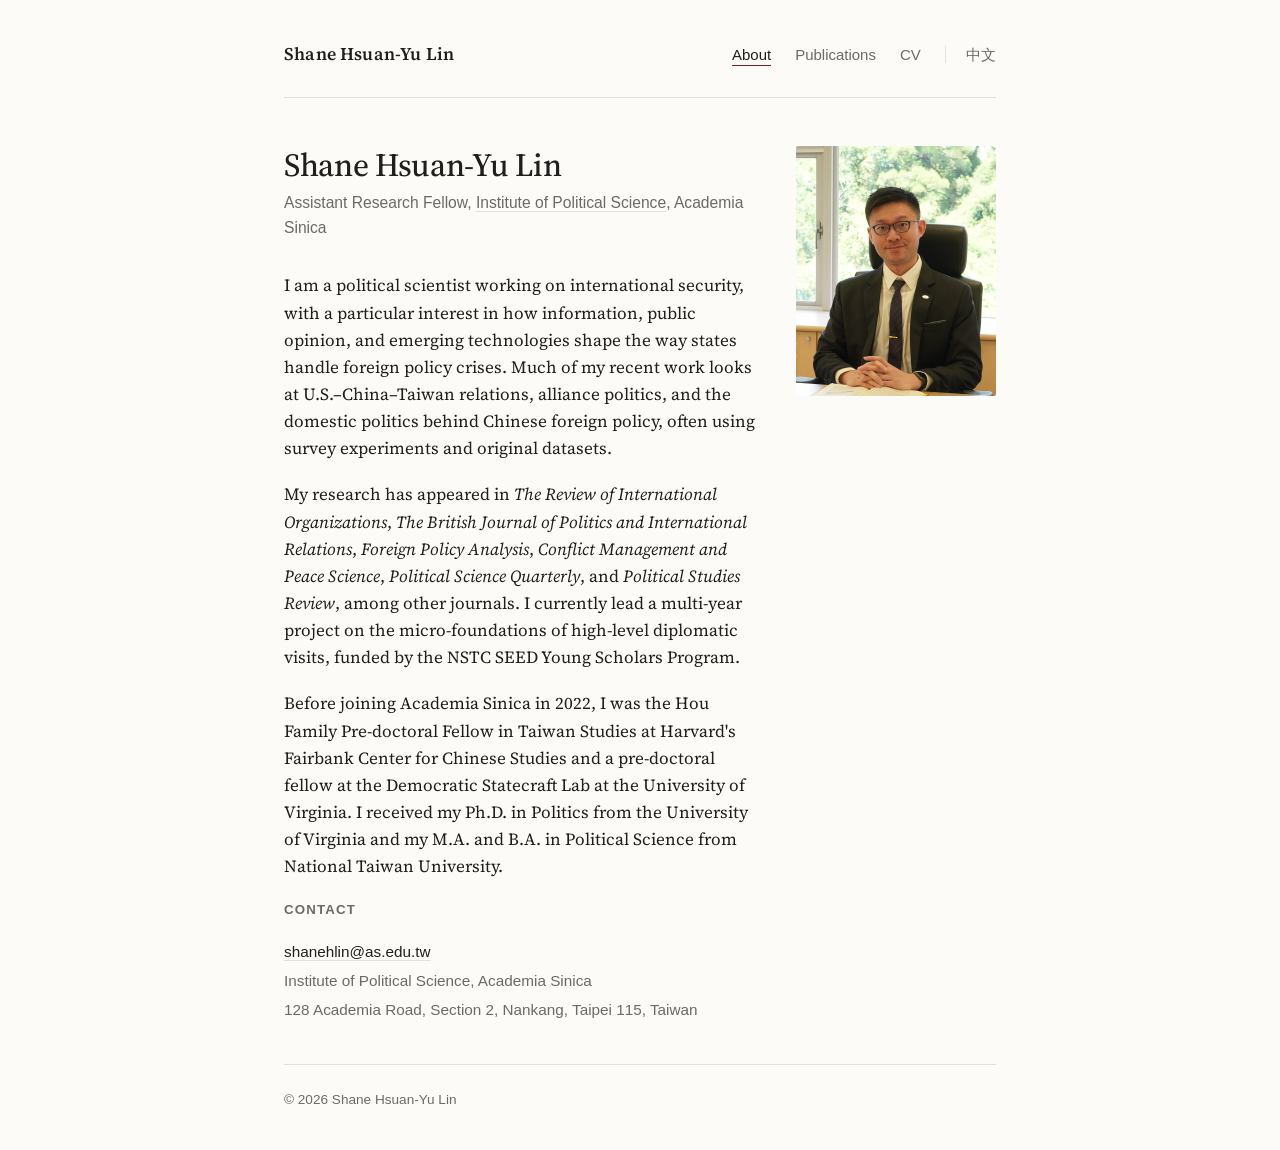
<file: index.html>
<!DOCTYPE html>
<html lang="en">
<head>
  <meta charset="utf-8">
  <meta name="viewport" content="width=device-width, initial-scale=1">
  <title>Shane Hsuan-Yu Lin</title>
  <meta name="description" content="Shane Hsuan-Yu Lin is an Assistant Research Fellow at the Institute of Political Science, Academia Sinica. He studies international security, U.S.–China–Taiwan relations, and public opinion.">
  <link rel="alternate" hreflang="en" href="https://www.hsuanyulin.com/">
  <link rel="alternate" hreflang="zh-Hant" href="https://www.hsuanyulin.com/zh/">
  <link rel="alternate" hreflang="x-default" href="https://www.hsuanyulin.com/">
  <link rel="preconnect" href="https://fonts.googleapis.com">
  <link rel="preconnect" href="https://fonts.gstatic.com" crossorigin>
  <link href="https://fonts.googleapis.com/css2?family=Source+Serif+4:ital,opsz,wght@0,8..60,400;0,8..60,500;0,8..60,600;1,8..60,400&display=swap" rel="stylesheet">
  <link rel="stylesheet" href="style.css">
</head>
<body>
<div class="wrap">

  <header>
    <a class="site-name" href="index.html">Shane Hsuan-Yu Lin</a>
    <nav>
      <a href="index.html" aria-current="page">About</a>
      <a href="publications.html">Publications</a>
      <a href="assets/CV_Lin.pdf">CV</a>
      <a class="lang" href="zh/index.html" lang="zh-Hant">中文</a>
    </nav>
  </header>

  <main>
    <div class="intro">
      <div>
        <h1>Shane Hsuan-Yu Lin</h1>
        <p class="subtitle">Assistant Research Fellow, <a href="https://www.ipsas.sinica.edu.tw/en">Institute of Political Science</a>, Academia Sinica</p>

        <p>I am a political scientist working on international security, with a particular interest in how information, public opinion, and emerging technologies shape the way states handle foreign policy crises. Much of my recent work looks at U.S.–China–Taiwan relations, alliance politics, and the domestic politics behind Chinese foreign policy, often using survey experiments and original datasets.</p>

        <p>My research has appeared in <em>The Review of International Organizations</em>, <em>The British Journal of Politics and International Relations</em>, <em>Foreign Policy Analysis</em>, <em>Conflict Management and Peace Science</em>, <em>Political Science Quarterly</em>, and <em>Political Studies Review</em>, among other journals. I currently lead a multi-year project on the micro-foundations of high-level diplomatic visits, funded by the NSTC SEED Young Scholars Program.</p>

        <p>Before joining Academia Sinica in 2022, I was the Hou Family Pre-doctoral Fellow in Taiwan Studies at Harvard's Fairbank Center for Chinese Studies and a pre-doctoral fellow at the Democratic Statecraft Lab at the University of Virginia. I received my Ph.D. in Politics from the University of Virginia and my M.A. and B.A. in Political Science from National Taiwan University.</p>
      </div>
      <img src="assets/headshot.jpg" alt="Shane Hsuan-Yu Lin" width="800" height="1000">
    </div>

    <h2>Contact</h2>
    <div class="contact">
      <a href="mailto:shanehlin@as.edu.tw">shanehlin@as.edu.tw</a><br>
      Institute of Political Science, Academia Sinica<br>
      128 Academia Road, Section 2, Nankang, Taipei 115, Taiwan
    </div>
  </main>

  <footer>
    &copy; 2026 Shane Hsuan-Yu Lin
  </footer>

</div>
</body>
</html>
</file>
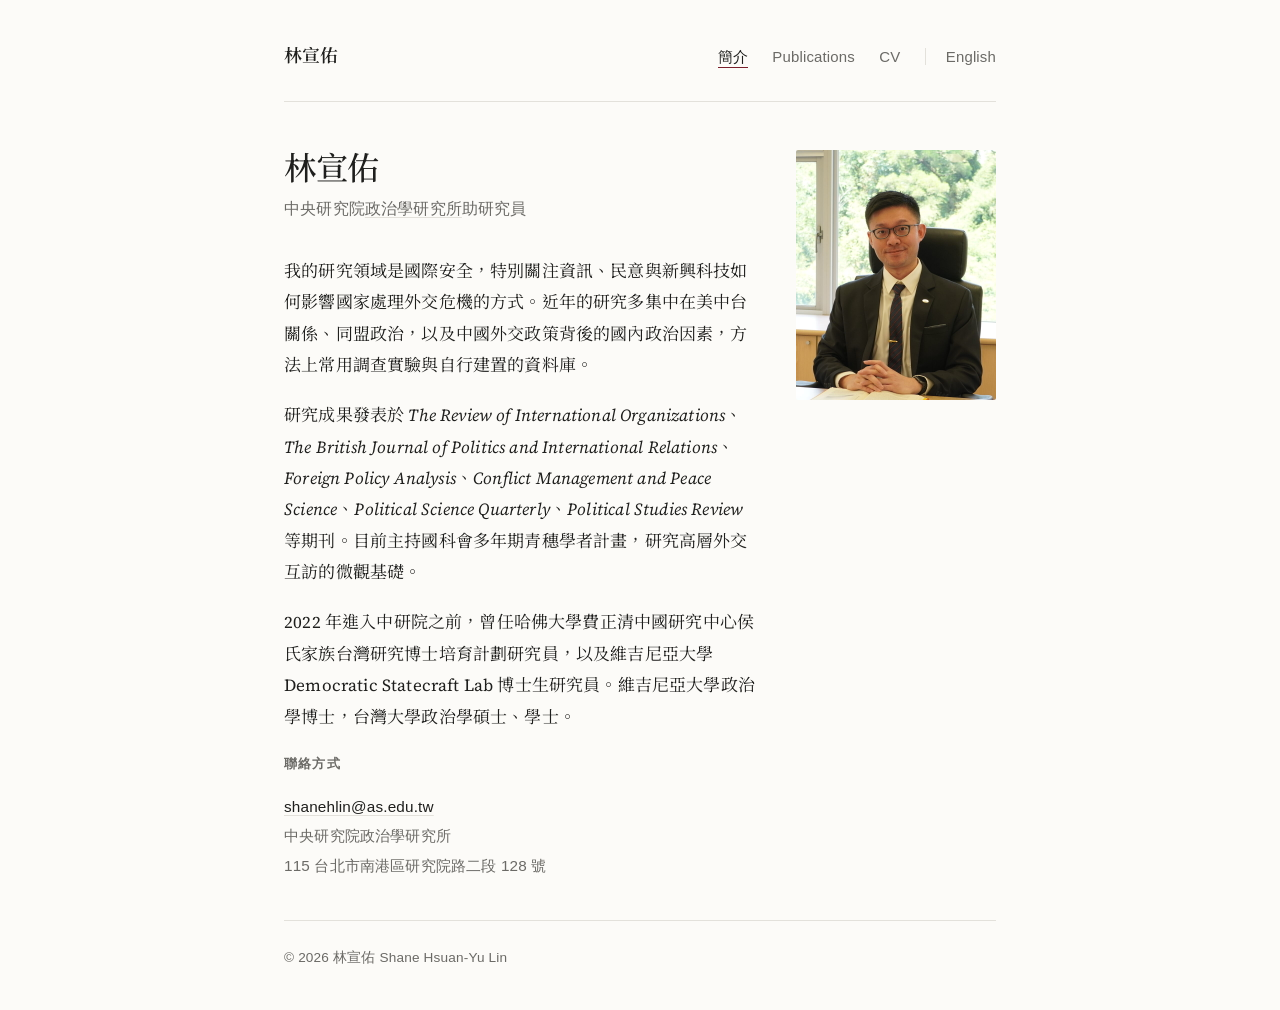
<file: zh/index.html>
<!DOCTYPE html>
<html lang="zh-Hant">
<head>
  <meta charset="utf-8">
  <meta name="viewport" content="width=device-width, initial-scale=1">
  <title>林宣佑 Shane Hsuan-Yu Lin</title>
  <meta name="description" content="林宣佑，中央研究院政治學研究所助研究員，研究國際安全、美中台關係與民意。">
  <link rel="alternate" hreflang="en" href="https://www.hsuanyulin.com/">
  <link rel="alternate" hreflang="zh-Hant" href="https://www.hsuanyulin.com/zh/">
  <link rel="alternate" hreflang="x-default" href="https://www.hsuanyulin.com/">
  <link rel="preconnect" href="https://fonts.googleapis.com">
  <link rel="preconnect" href="https://fonts.gstatic.com" crossorigin>
  <link href="https://fonts.googleapis.com/css2?family=Source+Serif+4:ital,opsz,wght@0,8..60,400;0,8..60,500;0,8..60,600;1,8..60,400&family=Noto+Serif+TC:wght@400;500;600&display=swap" rel="stylesheet">
  <link rel="stylesheet" href="../style.css">
</head>
<body class="zh">
<div class="wrap">

  <header>
    <a class="site-name" href="index.html">林宣佑</a>
    <nav>
      <a href="index.html" aria-current="page">簡介</a>
      <a href="../publications.html">Publications</a>
      <a href="../assets/CV_Lin.pdf">CV</a>
      <a class="lang" href="../index.html" lang="en">English</a>
    </nav>
  </header>

  <main>
    <div class="intro">
      <div>
        <h1>林宣佑</h1>
        <p class="subtitle">中央研究院<a href="https://www.ipsas.sinica.edu.tw/">政治學研究所</a>助研究員</p>

        <p>我的研究領域是國際安全，特別關注資訊、民意與新興科技如何影響國家處理外交危機的方式。近年的研究多集中在美中台關係、同盟政治，以及中國外交政策背後的國內政治因素，方法上常用調查實驗與自行建置的資料庫。</p>

        <p>研究成果發表於 <em>The Review of International Organizations</em>、<em>The British Journal of Politics and International Relations</em>、<em>Foreign Policy Analysis</em>、<em>Conflict Management and Peace Science</em>、<em>Political Science Quarterly</em>、<em>Political Studies Review</em> 等期刊。目前主持國科會多年期青穗學者計畫，研究高層外交互訪的微觀基礎。</p>

        <p>2022 年進入中研院之前，曾任哈佛大學費正清中國研究中心侯氏家族台灣研究博士培育計劃研究員，以及維吉尼亞大學 Democratic Statecraft Lab 博士生研究員。維吉尼亞大學政治學博士，台灣大學政治學碩士、學士。</p>
      </div>
      <img src="../assets/headshot.jpg" alt="林宣佑" width="800" height="1000">
    </div>

    <h2>聯絡方式</h2>
    <div class="contact">
      <a href="mailto:shanehlin@as.edu.tw">shanehlin@as.edu.tw</a><br>
      中央研究院政治學研究所<br>
      115 台北市南港區研究院路二段 128 號
    </div>
  </main>

  <footer>
    &copy; 2026 林宣佑 Shane Hsuan-Yu Lin
  </footer>

</div>
</body>
</html>
</file>
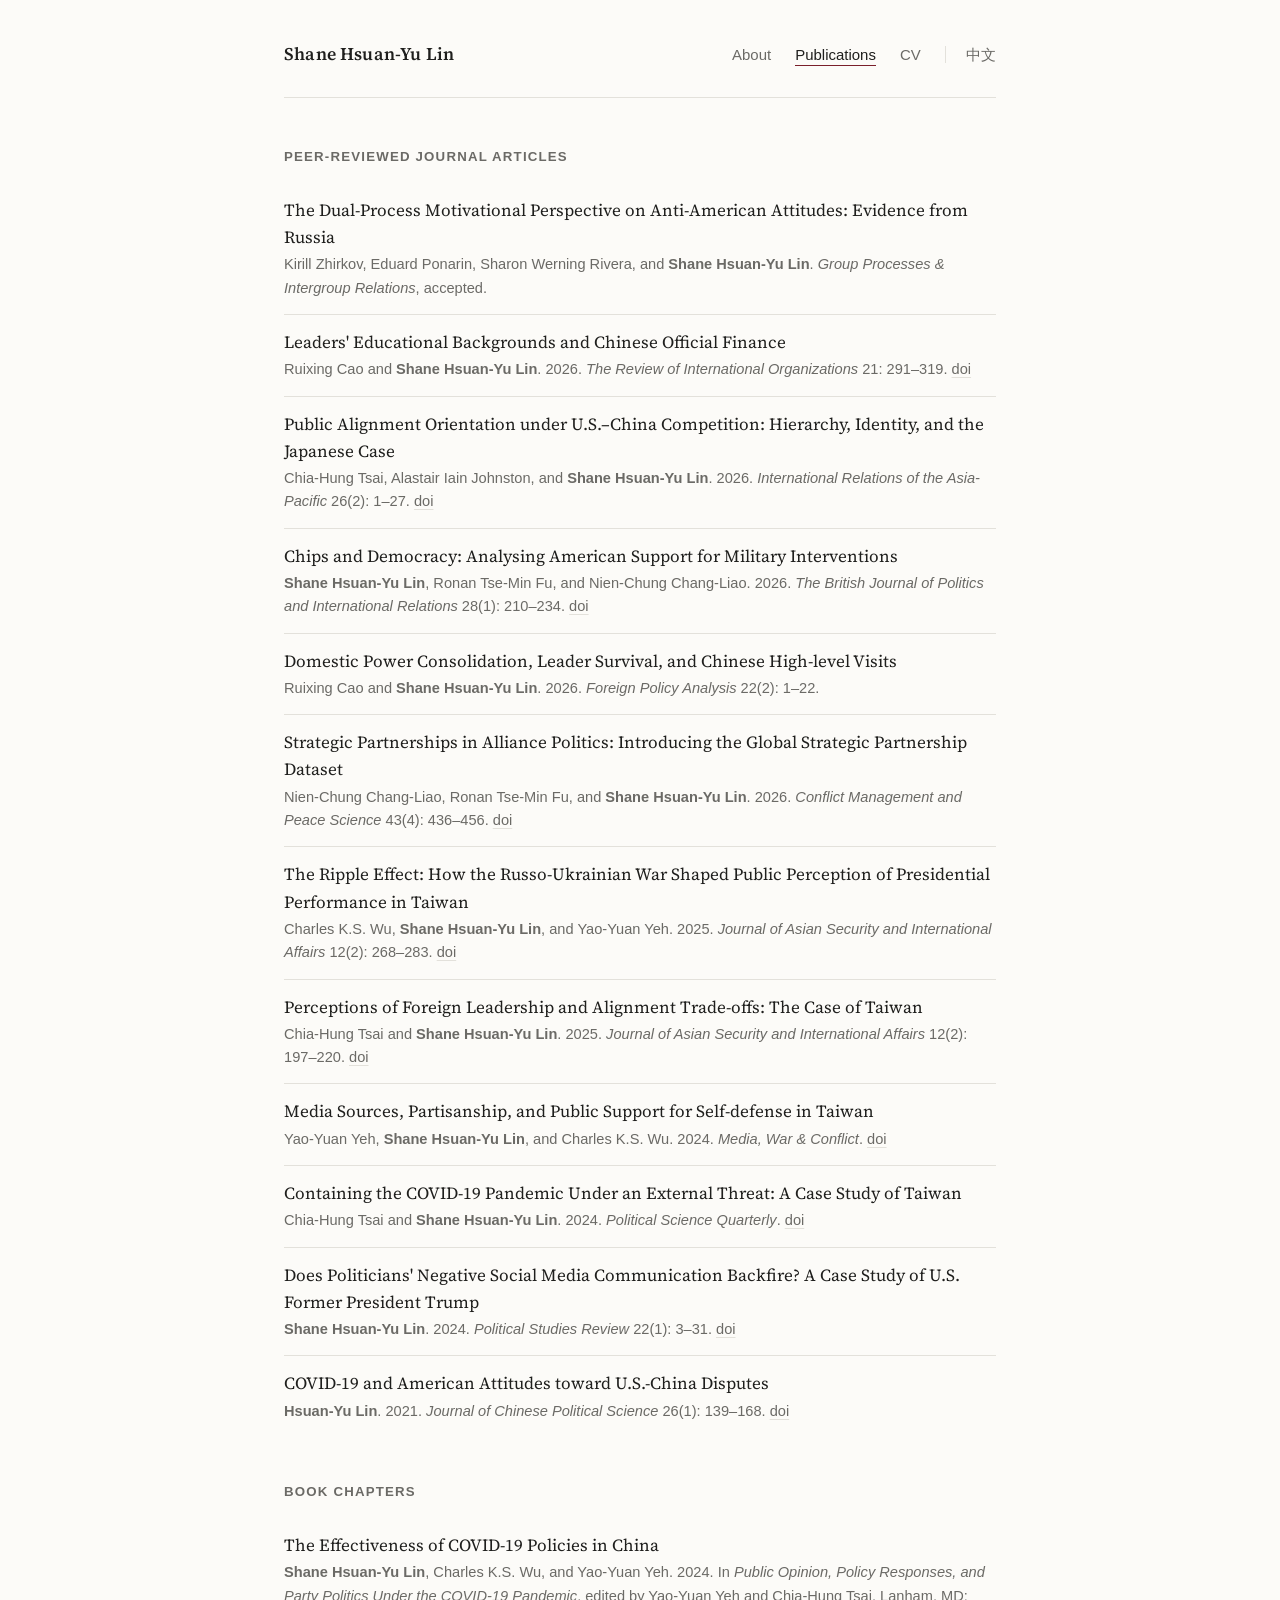
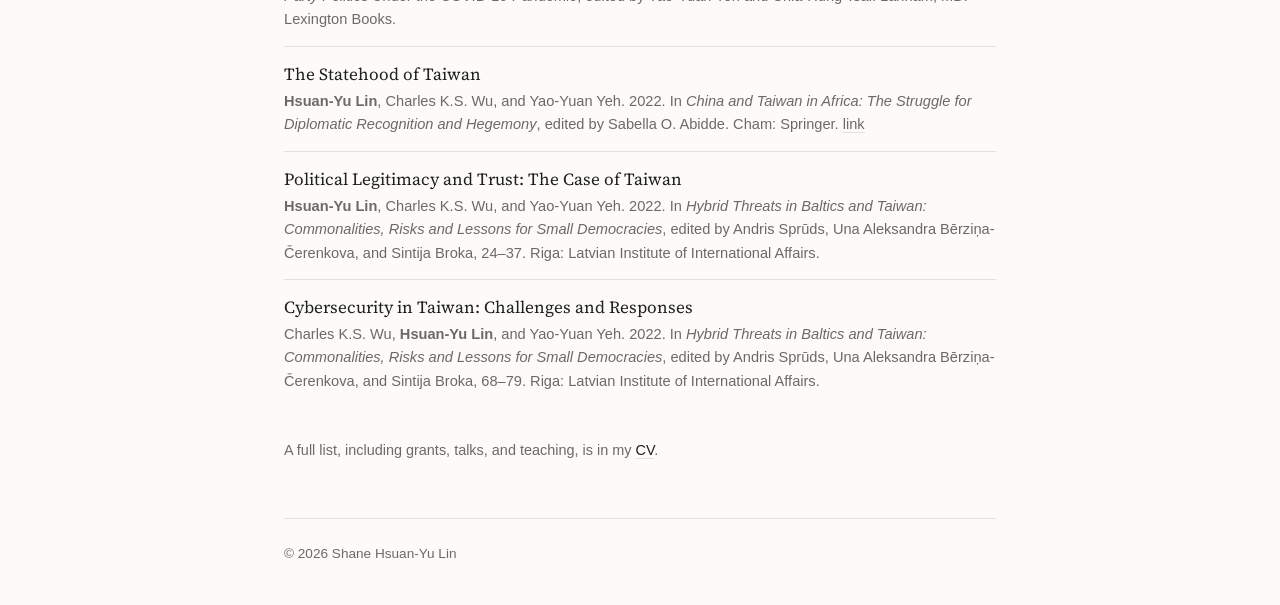
<file: publications.html>
<!DOCTYPE html>
<html lang="en">
<head>
  <meta charset="utf-8">
  <meta name="viewport" content="width=device-width, initial-scale=1">
  <title>Publications · Shane Hsuan-Yu Lin</title>
  <link rel="preconnect" href="https://fonts.googleapis.com">
  <link rel="preconnect" href="https://fonts.gstatic.com" crossorigin>
  <link href="https://fonts.googleapis.com/css2?family=Source+Serif+4:ital,opsz,wght@0,8..60,400;0,8..60,500;0,8..60,600;1,8..60,400&display=swap" rel="stylesheet">
  <link rel="stylesheet" href="style.css">
</head>
<body>
<div class="wrap">

  <header>
    <a class="site-name" href="index.html">Shane Hsuan-Yu Lin</a>
    <nav>
      <a href="index.html">About</a>
      <a href="publications.html" aria-current="page">Publications</a>
      <a href="assets/CV_Lin.pdf">CV</a>
      <a class="lang" href="zh/index.html" lang="zh-Hant">中文</a>
    </nav>
  </header>

  <main>
    <h2>Peer-reviewed journal articles</h2>
    <ol class="pubs">
      <li>
        <span class="pub-title">The Dual-Process Motivational Perspective on Anti-American Attitudes: Evidence from Russia</span>
        <span class="pub-meta">Kirill Zhirkov, Eduard Ponarin, Sharon Werning Rivera, and <span class="me">Shane Hsuan-Yu Lin</span>. <em>Group Processes &amp; Intergroup Relations</em>, accepted.</span>
      </li>
      <li>
        <span class="pub-title">Leaders' Educational Backgrounds and Chinese Official Finance</span>
        <span class="pub-meta">Ruixing Cao and <span class="me">Shane Hsuan-Yu Lin</span>. 2026. <em>The Review of International Organizations</em> 21: 291–319. <a href="https://doi.org/10.1007/s11558-025-09589-0">doi</a></span>
      </li>
      <li>
        <span class="pub-title">Public Alignment Orientation under U.S.–China Competition: Hierarchy, Identity, and the Japanese Case</span>
        <span class="pub-meta">Chia-Hung Tsai, Alastair Iain Johnston, and <span class="me">Shane Hsuan-Yu Lin</span>. 2026. <em>International Relations of the Asia-Pacific</em> 26(2): 1–27. <a href="https://doi.org/10.1093/irap/lcag006">doi</a></span>
      </li>
      <li>
        <span class="pub-title">Chips and Democracy: Analysing American Support for Military Interventions</span>
        <span class="pub-meta"><span class="me">Shane Hsuan-Yu Lin</span>, Ronan Tse-Min Fu, and Nien-Chung Chang-Liao. 2026. <em>The British Journal of Politics and International Relations</em> 28(1): 210–234. <a href="https://doi.org/10.1177/13691481251355069">doi</a></span>
      </li>
      <li>
        <span class="pub-title">Domestic Power Consolidation, Leader Survival, and Chinese High-level Visits</span>
        <span class="pub-meta">Ruixing Cao and <span class="me">Shane Hsuan-Yu Lin</span>. 2026. <em>Foreign Policy Analysis</em> 22(2): 1–22.</span>
      </li>
      <li>
        <span class="pub-title">Strategic Partnerships in Alliance Politics: Introducing the Global Strategic Partnership Dataset</span>
        <span class="pub-meta">Nien-Chung Chang-Liao, Ronan Tse-Min Fu, and <span class="me">Shane Hsuan-Yu Lin</span>. 2026. <em>Conflict Management and Peace Science</em> 43(4): 436–456. <a href="https://doi.org/10.1177/07388942251385542">doi</a></span>
      </li>
      <li>
        <span class="pub-title">The Ripple Effect: How the Russo-Ukrainian War Shaped Public Perception of Presidential Performance in Taiwan</span>
        <span class="pub-meta">Charles K.S. Wu, <span class="me">Shane Hsuan-Yu Lin</span>, and Yao-Yuan Yeh. 2025. <em>Journal of Asian Security and International Affairs</em> 12(2): 268–283. <a href="https://doi.org/10.1177/23477970251340138">doi</a></span>
      </li>
      <li>
        <span class="pub-title">Perceptions of Foreign Leadership and Alignment Trade-offs: The Case of Taiwan</span>
        <span class="pub-meta">Chia-Hung Tsai and <span class="me">Shane Hsuan-Yu Lin</span>. 2025. <em>Journal of Asian Security and International Affairs</em> 12(2): 197–220. <a href="https://doi.org/10.1177/23477970251335411">doi</a></span>
      </li>
      <li>
        <span class="pub-title">Media Sources, Partisanship, and Public Support for Self-defense in Taiwan</span>
        <span class="pub-meta">Yao-Yuan Yeh, <span class="me">Shane Hsuan-Yu Lin</span>, and Charles K.S. Wu. 2024. <em>Media, War &amp; Conflict</em>. <a href="https://doi.org/10.1177/17506352241268678">doi</a></span>
      </li>
      <li>
        <span class="pub-title">Containing the COVID-19 Pandemic Under an External Threat: A Case Study of Taiwan</span>
        <span class="pub-meta">Chia-Hung Tsai and <span class="me">Shane Hsuan-Yu Lin</span>. 2024. <em>Political Science Quarterly</em>. <a href="https://doi.org/10.1093/psquar/qqae054">doi</a></span>
      </li>
      <li>
        <span class="pub-title">Does Politicians' Negative Social Media Communication Backfire? A Case Study of U.S. Former President Trump</span>
        <span class="pub-meta"><span class="me">Shane Hsuan-Yu Lin</span>. 2024. <em>Political Studies Review</em> 22(1): 3–31. <a href="https://doi.org/10.1177/14789299221134935">doi</a></span>
      </li>
      <li>
        <span class="pub-title">COVID-19 and American Attitudes toward U.S.-China Disputes</span>
        <span class="pub-meta"><span class="me">Hsuan-Yu Lin</span>. 2021. <em>Journal of Chinese Political Science</em> 26(1): 139–168. <a href="https://doi.org/10.1007/s11366-020-09718-z">doi</a></span>
      </li>
    </ol>

    <h2>Book chapters</h2>
    <ol class="pubs">
      <li>
        <span class="pub-title">The Effectiveness of COVID-19 Policies in China</span>
        <span class="pub-meta"><span class="me">Shane Hsuan-Yu Lin</span>, Charles K.S. Wu, and Yao-Yuan Yeh. 2024. In <em>Public Opinion, Policy Responses, and Party Politics Under the COVID-19 Pandemic</em>, edited by Yao-Yuan Yeh and Chia-Hung Tsai. Lanham, MD: Lexington Books.</span>
      </li>
      <li>
        <span class="pub-title">The Statehood of Taiwan</span>
        <span class="pub-meta"><span class="me">Hsuan-Yu Lin</span>, Charles K.S. Wu, and Yao-Yuan Yeh. 2022. In <em>China and Taiwan in Africa: The Struggle for Diplomatic Recognition and Hegemony</em>, edited by Sabella O. Abidde. Cham: Springer. <a href="https://link.springer.com/book/10.1007/978-3-030-95342-3">link</a></span>
      </li>
      <li>
        <span class="pub-title">Political Legitimacy and Trust: The Case of Taiwan</span>
        <span class="pub-meta"><span class="me">Hsuan-Yu Lin</span>, Charles K.S. Wu, and Yao-Yuan Yeh. 2022. In <em>Hybrid Threats in Baltics and Taiwan: Commonalities, Risks and Lessons for Small Democracies</em>, edited by Andris Sprūds, Una Aleksandra Bērziņa-Čerenkova, and Sintija Broka, 24–37. Riga: Latvian Institute of International Affairs.</span>
      </li>
      <li>
        <span class="pub-title">Cybersecurity in Taiwan: Challenges and Responses</span>
        <span class="pub-meta">Charles K.S. Wu, <span class="me">Hsuan-Yu Lin</span>, and Yao-Yuan Yeh. 2022. In <em>Hybrid Threats in Baltics and Taiwan: Commonalities, Risks and Lessons for Small Democracies</em>, edited by Andris Sprūds, Una Aleksandra Bērziņa-Čerenkova, and Sintija Broka, 68–79. Riga: Latvian Institute of International Affairs.</span>
      </li>
    </ol>

    <p class="note" style="margin-top:32px">A full list, including grants, talks, and teaching, is in my <a href="assets/CV_Lin.pdf">CV</a>.</p>
  </main>

  <footer>
    &copy; 2026 Shane Hsuan-Yu Lin
  </footer>

</div>
</body>
</html>
</file>
<file: style.css>
:root {
  --bg: #fcfbf8;
  --ink: #1f1f1d;
  --muted: #6b6a66;
  --rule: #e3e1db;
  --accent: #7a1f2b;
  --serif: "Source Serif 4", Georgia, "Times New Roman", serif;
  --sans: -apple-system, BlinkMacSystemFont, "Segoe UI", Helvetica, Arial, sans-serif;
}

* { box-sizing: border-box; }

html { font-size: 17px; }

body {
  margin: 0;
  background: var(--bg);
  color: var(--ink);
  font-family: var(--serif);
  line-height: 1.6;
  -webkit-font-smoothing: antialiased;
}

a {
  color: var(--ink);
  text-decoration: underline;
  text-decoration-color: var(--rule);
  text-underline-offset: 3px;
  transition: text-decoration-color .15s;
}
a:hover { text-decoration-color: var(--accent); }

.wrap {
  max-width: 760px;
  margin: 0 auto;
  padding: 0 24px;
}

/* header */
header {
  padding: 40px 0 28px;
  display: flex;
  justify-content: space-between;
  align-items: baseline;
  flex-wrap: wrap;
  gap: 12px 24px;
  border-bottom: 1px solid var(--rule);
}
.site-name {
  font-size: 1.05rem;
  font-weight: 600;
  letter-spacing: .01em;
  text-decoration: none;
}
nav { font-family: var(--sans); font-size: .88rem; }
nav a {
  margin-left: 20px;
  text-decoration: none;
  color: var(--muted);
}
nav a:first-child { margin-left: 0; }
nav a:hover, nav a[aria-current="page"] { color: var(--ink); }
nav a.lang {
  padding-left: 20px;
  border-left: 1px solid var(--rule);
}
nav a[aria-current="page"] {
  border-bottom: 1.5px solid var(--accent);
  padding-bottom: 2px;
}

main { padding: 48px 0 40px; }

h1 {
  font-size: 1.9rem;
  font-weight: 500;
  line-height: 1.2;
  letter-spacing: -.01em;
  margin: 0 0 6px;
}
.subtitle {
  font-family: var(--sans);
  font-size: .92rem;
  color: var(--muted);
  margin: 0 0 32px;
}
.subtitle a { color: var(--muted); }

h2 {
  font-family: var(--sans);
  font-size: .78rem;
  font-weight: 600;
  letter-spacing: .09em;
  text-transform: uppercase;
  color: var(--muted);
  margin: 44px 0 16px;
}
h2:first-of-type { margin-top: 0; }

p { margin: 0 0 1.1em; }

/* about layout */
.intro {
  display: grid;
  grid-template-columns: 1fr 200px;
  gap: 40px;
  align-items: start;
}
.intro img {
  width: 100%;
  height: auto;
  display: block;
  border-radius: 2px;
}
@media (max-width: 640px) {
  .intro { grid-template-columns: 1fr; }
  .intro img { width: 160px; order: -1; }
  html { font-size: 16px; }
}

/* contact */
.contact {
  font-family: var(--sans);
  font-size: .9rem;
  color: var(--muted);
  line-height: 1.9;
}
.contact a { color: var(--ink); }

/* publications */
.pubs { list-style: none; padding: 0; margin: 0; }
.pubs li {
  padding: 14px 0;
  border-bottom: 1px solid var(--rule);
}
.pubs li:last-child { border-bottom: none; }
.pub-title { display: block; }
.pub-meta {
  display: block;
  font-family: var(--sans);
  font-size: .86rem;
  color: var(--muted);
  margin-top: 2px;
}
.pub-meta a { color: var(--muted); }
.pub-meta em { font-style: italic; }
.me { font-weight: 600; }

.note {
  font-family: var(--sans);
  font-size: .85rem;
  color: var(--muted);
}

footer {
  border-top: 1px solid var(--rule);
  padding: 24px 0 40px;
  font-family: var(--sans);
  font-size: .8rem;
  color: var(--muted);
}

/* Chinese page */
body.zh {
  font-family: "Source Serif 4", "Noto Serif TC", "PingFang TC", "Songti TC", serif;
  line-height: 1.85;
  letter-spacing: .01em;
}
body.zh h1 { font-weight: 500; }
body.zh .contact, body.zh nav, body.zh .subtitle, body.zh h2, body.zh footer {
  font-family: -apple-system, BlinkMacSystemFont, "PingFang TC", "Noto Sans TC", "Segoe UI", Helvetica, Arial, sans-serif;
}
</file>
